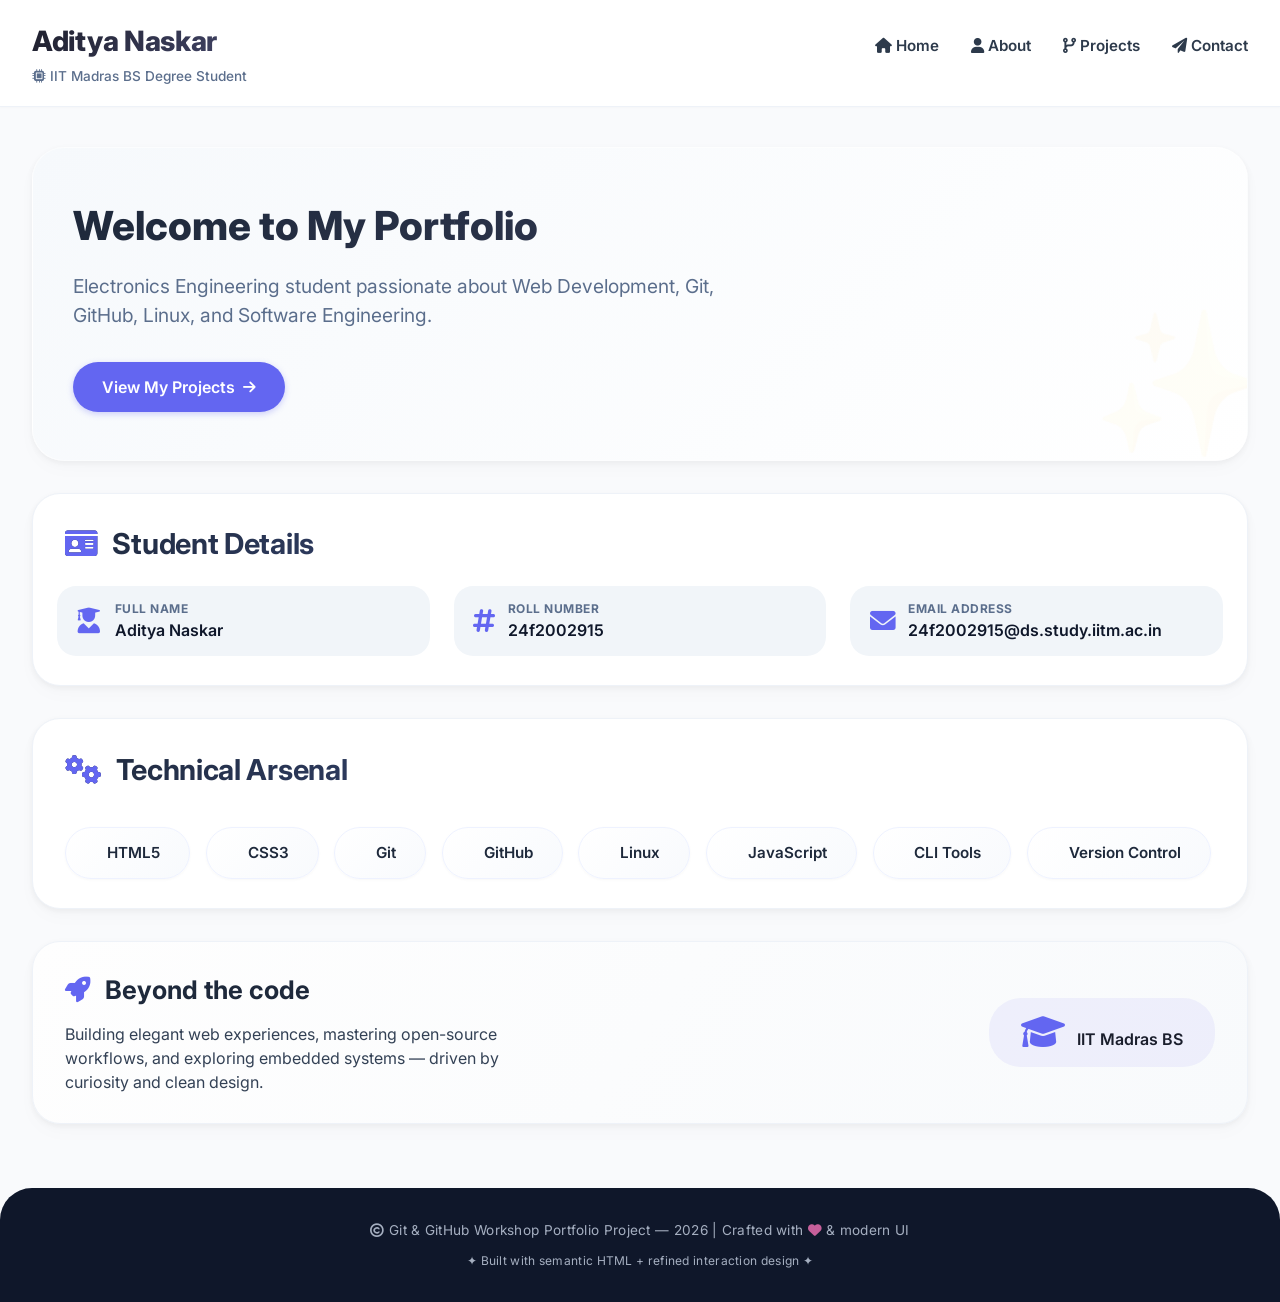
<file: index.html>
<!DOCTYPE html>
<html lang="en">

<head>
  <meta charset="UTF-8">
  <meta name="viewport" content="width=device-width, initial-scale=1.0, viewport-fit=cover">
  <title>Aditya Naskar | Modern Portfolio</title>
  <!-- Google Fonts + Smooth Icons -->
  <link
    href="https://fonts.googleapis.com/css2?family=Inter:opsz,wght@14..32,300;14..32,400;14..32,600;14..32,700;14..32,800&display=swap"
    rel="stylesheet">
  <link rel="stylesheet" href="https://cdnjs.cloudflare.com/ajax/libs/font-awesome/6.0.0-beta3/css/all.min.css">
  <style>
    * {
      margin: 0;
      padding: 0;
      box-sizing: border-box;
    }

    body {
      font-family: 'Inter', sans-serif;
      background: #f9fafc;
      color: #1a1e2c;
      line-height: 1.5;
      scroll-behavior: smooth;
    }

    /* modern glassmorphism & gradients */
    :root {
      --primary: #3b3f5c;
      --primary-dark: #2c2f47;
      --accent: #6366f1;
      --accent-glow: rgba(99, 102, 241, 0.25);
      --bg-light: #ffffff;
      --card-bg: #ffffff;
      --soft-gray: #f1f5f9;
      --text-muted: #5b6e8c;
      --border-light: #eef2f8;
      --shadow-sm: 0 8px 20px rgba(0, 0, 0, 0.02), 0 2px 6px rgba(0, 0, 0, 0.05);
      --shadow-md: 0 20px 35px -12px rgba(0, 0, 0, 0.08);
      --shadow-hover: 0 24px 36px -12px rgba(99, 102, 241, 0.15);
    }

    .container {
      max-width: 1280px;
      margin: 0 auto;
      padding: 0 2rem;
    }

    /* header area */
    header {
      background: rgba(255, 255, 255, 0.92);
      backdrop-filter: blur(8px);
      border-bottom: 1px solid var(--border-light);
      padding: 1.25rem 0;
      position: sticky;
      top: 0;
      z-index: 100;
      box-shadow: 0 1px 2px rgba(0, 0, 0, 0.02);
    }

    .header-inner {
      display: flex;
      align-items: baseline;
      justify-content: space-between;
      flex-wrap: wrap;
      gap: 1rem;
    }

    .brand h1 {
      font-size: 1.75rem;
      font-weight: 800;
      background: linear-gradient(135deg, #1e1f2c, #434669);
      background-clip: text;
      -webkit-background-clip: text;
      color: transparent;
      letter-spacing: -0.3px;
    }

    .brand p {
      font-size: 0.85rem;
      color: var(--text-muted);
      font-weight: 500;
      margin-top: 4px;
    }

    nav {
      display: flex;
      gap: 2rem;
    }

    nav a {
      text-decoration: none;
      font-weight: 600;
      font-size: 0.95rem;
      color: #2d3a4b;
      transition: 0.2s ease;
      position: relative;
    }

    nav a:hover {
      color: var(--accent);
    }

    nav a::after {
      content: '';
      position: absolute;
      width: 0%;
      height: 2px;
      bottom: -6px;
      left: 0;
      background: var(--accent);
      transition: 0.2s;
      border-radius: 2px;
    }

    nav a:hover::after {
      width: 100%;
    }

    /* hero section */
    .hero {
      background: linear-gradient(135deg, #f6f9fc 0%, #ffffff 100%);
      border-radius: 2rem;
      margin: 2.5rem 0 2rem;
      padding: 3rem 2.5rem;
      box-shadow: var(--shadow-sm);
      border: 1px solid rgba(255, 255, 255, 0.6);
    }

    .hero h2 {
      font-size: 2.5rem;
      font-weight: 800;
      background: linear-gradient(120deg, #1e293b, #3b3f5c);
      background-clip: text;
      -webkit-background-clip: text;
      color: transparent;
      margin-bottom: 1rem;
    }

    .hero p {
      font-size: 1.2rem;
      max-width: 650px;
      color: var(--text-muted);
      margin-bottom: 2rem;
      line-height: 1.5;
    }

    .btn {
      display: inline-flex;
      align-items: center;
      gap: 0.5rem;
      background: var(--accent);
      color: white;
      padding: 0.8rem 1.8rem;
      border-radius: 2.5rem;
      font-weight: 600;
      text-decoration: none;
      transition: all 0.3s ease;
      box-shadow: 0 2px 6px rgba(99, 102, 241, 0.3);
      border: none;
    }

    .btn i {
      font-size: 0.9rem;
      transition: transform 0.2s;
    }

    .btn:hover {
      background: #4f52e0;
      transform: translateY(-2px);
      box-shadow: 0 12px 20px -10px var(--accent);
    }

    .btn:hover i {
      transform: translateX(4px);
    }

    /* card style sections */
    .glass-card {
      background: var(--card-bg);
      border-radius: 1.75rem;
      padding: 1.8rem 2rem;
      margin: 2rem 0;
      box-shadow: var(--shadow-sm);
      border: 1px solid var(--border-light);
      transition: all 0.25s ease;
    }

    .glass-card:hover {
      box-shadow: var(--shadow-md);
      border-color: #e2e8f0;
    }

    .section-title {
      font-size: 1.8rem;
      font-weight: 700;
      margin-bottom: 1.25rem;
      display: inline-block;
      background: linear-gradient(145deg, #1e293b, #2d3a5e);
      background-clip: text;
      -webkit-background-clip: text;
      color: transparent;
      letter-spacing: -0.3px;
    }

    .student-details {
      display: flex;
      flex-wrap: wrap;
      gap: 1.5rem;
      background: linear-gradient(115deg, #ffffff 0%, #fafcff 100%);
      border-radius: 1.5rem;
      padding: 1.6rem 2rem;
    }

    .detail-item {
      flex: 1;
      min-width: 200px;
      display: flex;
      align-items: center;
      gap: 0.8rem;
      background: var(--soft-gray);
      padding: 0.9rem 1.2rem;
      border-radius: 1.2rem;
      transition: transform 0.15s;
    }

    .detail-item i {
      font-size: 1.6rem;
      color: var(--accent);
    }

    .detail-item p {
      margin: 0;
    }

    .detail-item strong {
      font-weight: 700;
      display: block;
      font-size: 0.75rem;
      color: #5b6e8c;
      text-transform: uppercase;
      letter-spacing: 0.5px;
    }

    .detail-item span {
      font-size: 1rem;
      font-weight: 600;
      color: #0f172a;
    }

    /* skills grid  enhanced */
    .skills-grid {
      display: flex;
      flex-wrap: wrap;
      gap: 1rem;
      margin-top: 1rem;
    }

    .skill-card {
      background: linear-gradient(135deg, #ffffff, #f8fafd);
      padding: 0.85rem 1.8rem;
      border-radius: 3rem;
      font-weight: 600;
      font-size: 0.95rem;
      color: #1e293b;
      box-shadow: 0 1px 3px rgba(0, 0, 0, 0.03);
      border: 1px solid #eef2ff;
      transition: all 0.2s;
      display: inline-flex;
      align-items: center;
      gap: 8px;
      backdrop-filter: blur(2px);
    }

    .skill-card i {
      font-size: 1.1rem;
      color: var(--accent);
    }

    .skill-card:hover {
      transform: translateY(-3px);
      background: white;
      border-color: var(--accent);
      box-shadow: 0 10px 20px -8px rgba(99, 102, 241, 0.2);
    }

    /* footer modern */
    footer {
      margin-top: 4rem;
      background: #0f172a;
      color: #cbd5e6;
      padding: 2rem 2rem;
      border-radius: 2rem 2rem 0 0;
      text-align: center;
      font-size: 0.85rem;
      letter-spacing: 0.3px;
    }

    footer p {
      opacity: 0.8;
    }

    hr {
      margin: 1rem 0;
      border: none;
      height: 1px;
      background: linear-gradient(90deg, transparent, #cbd5e1, transparent);
    }

    /* responsiveness */
    @media (max-width: 760px) {
      .container {
        padding: 0 1.2rem;
      }

      .header-inner {
        flex-direction: column;
        align-items: center;
        text-align: center;
      }

      nav {
        gap: 1.2rem;
        flex-wrap: wrap;
        justify-content: center;
      }

      .hero {
        padding: 2rem 1.5rem;
      }

      .hero h2 {
        font-size: 1.9rem;
      }

      .section-title {
        font-size: 1.5rem;
      }

      .student-details {
        flex-direction: column;
        gap: 0.8rem;
      }
    }

    /* subtle decorations */
    .hero {
      position: relative;
      overflow: hidden;
    }

    .hero::before {
      content: "✨";
      font-size: 140px;
      position: absolute;
      bottom: -40px;
      right: -20px;
      opacity: 0.04;
      pointer-events: none;
      font-family: monospace;
    }

    .skill-card:before {
      content: "•";
      font-weight: 900;
      color: var(--accent);
      margin-right: 4px;
    }

    .skill-card i:before {
      content: none;
    }

    .skill-card i {
      margin-right: 4px;
    }

    /* adjust before pseudo for consistency */
    .skill-card::before {
      display: none;
    }
  </style>
</head>

<body>
  <header>
    <div class="container header-inner">
      <div class="brand">
        <h1>Aditya Naskar</h1>
        <p><i class="fas fa-microchip"></i> IIT Madras BS Degree Student</p>
      </div>
      <nav>
        <a href="index.html"><i class="fas fa-home"></i> Home</a>
        <a href="about.html"><i class="fas fa-user"></i> About</a>
        <a href="projects.html"><i class="fas fa-code-branch"></i> Projects</a>
        <a href="contact.html"><i class="fas fa-paper-plane"></i> Contact</a>
      </nav>
    </div>
  </header>

  <main class="container">
    <!-- Hero Section with refined UI -->
    <section class="hero">
      <h2>Welcome to My Portfolio</h2>
      <p>
        Electronics Engineering student passionate about Web Development,
        Git, GitHub, Linux, and Software Engineering.
      </p>
      <a href="projects.html" class="btn">
        <span>View My Projects</span> <i class="fas fa-arrow-right"></i>
      </a>
    </section>

    <!-- Student Details - modern card with icons -->
    <div class="glass-card" style="padding: 0; overflow: hidden;">
      <div style="padding: 1.8rem 2rem 0 2rem;">
        <h2 class="section-title"><i class="fas fa-id-card" style="margin-right: 10px; color: var(--accent);"></i>
          Student Details</h2>
      </div>
      <div class="student-details" style="margin: 0 1.5rem 1.8rem 1.5rem; background: transparent; padding: 0;">
        <div class="detail-item">
          <i class="fas fa-user-graduate"></i>
          <div>
            <strong>Full Name</strong>
            <span>Aditya Naskar</span>
          </div>
        </div>
        <div class="detail-item">
          <i class="fas fa-hashtag"></i>
          <div>
            <strong>Roll Number</strong>
            <span>24f2002915</span>
          </div>
        </div>
        <div class="detail-item">
          <i class="fas fa-envelope"></i>
          <div>
            <strong>Email Address</strong>
            <span>24f2002915@ds.study.iitm.ac.in</span>
          </div>
        </div>
      </div>
    </div>

    <!-- Skills Section with enhanced cards + icons -->
    <div class="glass-card">
      <h2 class="section-title"><i class="fas fa-cogs" style="margin-right: 10px; color: var(--accent);"></i> Technical
        Arsenal</h2>
      <div class="skills-grid">
        <div class="skill-card"><i class="fab fa-html5"></i> HTML5</div>
        <div class="skill-card"><i class="fab fa-css3-alt"></i> CSS3</div>
        <div class="skill-card"><i class="fab fa-git-alt"></i> Git</div>
        <div class="skill-card"><i class="fab fa-github"></i> GitHub</div>
        <div class="skill-card"><i class="fab fa-linux"></i> Linux</div>
        <div class="skill-card"><i class="fab fa-js"></i> JavaScript</div>
        <div class="skill-card"><i class="fas fa-terminal"></i> CLI Tools</div>
        <div class="skill-card"><i class="fas fa-code-branch"></i> Version Control</div>
      </div>
    </div>

    <!-- additional personality block to show extra modern vibe -->
    <div class="glass-card" style="background: linear-gradient(125deg, #fefefe, #f8fafc);">
      <div style="display: flex; flex-wrap: wrap; gap: 2rem; align-items: center; justify-content: space-between;">
        <div>
          <h3 style="font-size: 1.6rem; font-weight: 700; color: #1e293b;"><i class="fas fa-rocket"
              style="color: var(--accent); margin-right: 8px;"></i> Beyond the code</h3>
          <p style="margin-top: 0.8rem; color: #334155; max-width: 500px;">Building elegant web experiences, mastering
            open-source workflows, and exploring embedded systems — driven by curiosity and clean design.</p>
        </div>
        <div style="background: rgba(99,102,241,0.08); padding: 1rem 2rem; border-radius: 2rem;">
          <i class="fas fa-graduation-cap" style="font-size: 2.2rem; color: var(--accent);"></i>
          <span style="font-weight: 600; margin-left: 8px;">IIT Madras BS</span>
        </div>
      </div>
    </div>
  </main>

  <footer>
    <p><i class="far fa-copyright"></i> Git & GitHub Workshop Portfolio Project — 2026 | Crafted with <i
        class="fas fa-heart" style="color: #f472b6;"></i> & modern UI</p>
    <p style="margin-top: 12px; font-size: 0.75rem;">✦ Built with semantic HTML + refined interaction design ✦</p>
  </footer>

  <!-- subtle micro-interaction scripts (optional only for enhanced hover or inert) -->
  <script>
    // Add smooth hover effect on detail items (tiny polish, nothing heavy)
    document.querySelectorAll('.detail-item').forEach(item => {
      item.addEventListener('mouseenter', (e) => {
        item.style.transform = 'translateY(-2px)';
        item.style.transition = '0.2s';
        item.style.boxShadow = '0 8px 15px -6px rgba(0,0,0,0.08)';
      });
      item.addEventListener('mouseleave', () => {
        item.style.transform = 'translateY(0px)';
        item.style.boxShadow = 'none';
      });
    });
    // extra interactive glow on skill cards
    const skillCards = document.querySelectorAll('.skill-card');
    skillCards.forEach(card => {
      card.addEventListener('mouseenter', () => {
        card.style.background = '#ffffff';
      });
      card.addEventListener('mouseleave', () => {
        card.style.background = 'linear-gradient(135deg, #ffffff, #f8fafd)';
      });
    });
    // optional smooth scroll for anchor links
    document.querySelectorAll('a[href^="#"]').forEach(anchor => {
      anchor.addEventListener('click', function (e) {
        const href = this.getAttribute('href');
        if (href !== "#" && href !== "" && href.startsWith('#')) {
          e.preventDefault();
          document.querySelector(href)?.scrollIntoView({ behavior: 'smooth' });
        }
      });
    });
  </script>
</body>

</html>
</file>
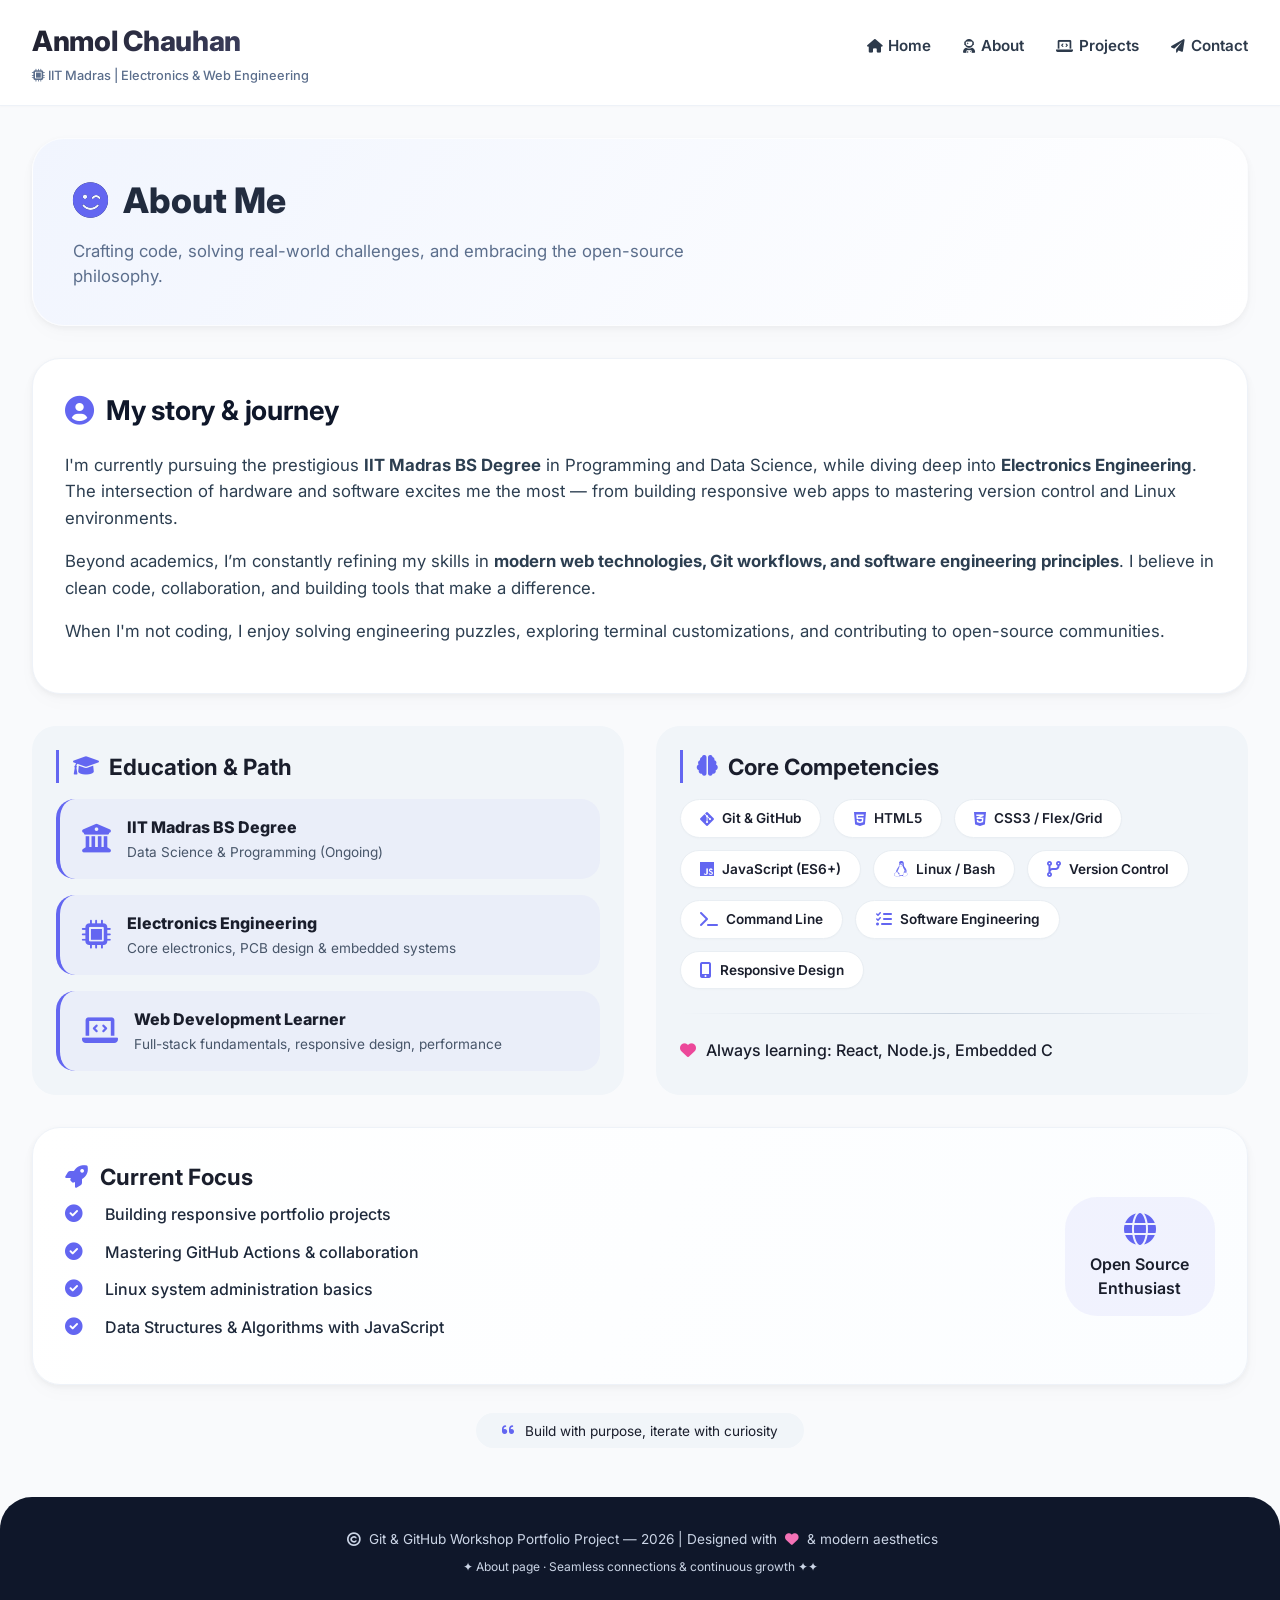
<file: about.html>
<!DOCTYPE html>
<html lang="en">

<head>
  <meta charset="UTF-8">
  <meta name="viewport" content="width=device-width, initial-scale=1.0, viewport-fit=cover">
  <title>Anmol Chauhan | About — Developer & Engineer</title>
  <!-- Google Fonts + Font Awesome Icons -->
  <link
    href="https://fonts.googleapis.com/css2?family=Inter:opsz,wght@14..32,300;14..32,400;14..32,600;14..32,700;14..32,800&display=swap"
    rel="stylesheet">
  <link rel="stylesheet" href="https://cdnjs.cloudflare.com/ajax/libs/font-awesome/6.0.0-beta3/css/all.min.css">
  <style>
    * {
      margin: 0;
      padding: 0;
      box-sizing: border-box;
    }

    body {
      font-family: 'Inter', sans-serif;
      background: #f9fafc;
      color: #1a1e2c;
      line-height: 1.5;
      scroll-behavior: smooth;
    }

    /* modern variables (matching home page elegance) */
    :root {
      --primary: #3b3f5c;
      --accent: #6366f1;
      --accent-glow: rgba(99, 102, 241, 0.2);
      --card-bg: #ffffff;
      --soft-gray: #f1f5f9;
      --text-muted: #5b6e8c;
      --border-light: #eef2f8;
      --shadow-sm: 0 8px 20px rgba(0, 0, 0, 0.02), 0 2px 6px rgba(0, 0, 0, 0.05);
      --shadow-md: 0 20px 30px -12px rgba(0, 0, 0, 0.08);
    }

    .container {
      max-width: 1280px;
      margin: 0 auto;
      padding: 0 2rem;
    }

    /* header - glassmorphism sticky */
    header {
      background: rgba(255, 255, 255, 0.94);
      backdrop-filter: blur(8px);
      border-bottom: 1px solid var(--border-light);
      padding: 1.25rem 0;
      position: sticky;
      top: 0;
      z-index: 100;
      box-shadow: 0 1px 2px rgba(0, 0, 0, 0.02);
    }

    .header-inner {
      display: flex;
      align-items: baseline;
      justify-content: space-between;
      flex-wrap: wrap;
      gap: 1rem;
    }

    .brand h1 {
      font-size: 1.75rem;
      font-weight: 800;
      background: linear-gradient(135deg, #1e1f2c, #434669);
      background-clip: text;
      -webkit-background-clip: text;
      color: transparent;
      letter-spacing: -0.3px;
    }

    .brand p {
      font-size: 0.8rem;
      color: var(--text-muted);
      font-weight: 500;
      margin-top: 4px;
    }

    nav {
      display: flex;
      gap: 2rem;
    }

    nav a {
      text-decoration: none;
      font-weight: 600;
      font-size: 0.95rem;
      color: #2d3a4b;
      transition: 0.2s ease;
      position: relative;
      display: inline-flex;
      align-items: center;
      gap: 6px;
    }

    nav a i {
      font-size: 0.85rem;
    }

    nav a:hover {
      color: var(--accent);
    }

    nav a::after {
      content: '';
      position: absolute;
      width: 0%;
      height: 2px;
      bottom: -6px;
      left: 0;
      background: var(--accent);
      transition: 0.2s;
      border-radius: 2px;
    }

    nav a:hover::after {
      width: 100%;
    }

    /* page intro banner */
    .page-banner {
      background: linear-gradient(125deg, #f1f5fe 0%, #ffffff 100%);
      border-radius: 2rem;
      margin: 2rem 0 2rem;
      padding: 2.2rem 2.5rem;
      border: 1px solid rgba(255, 255, 255, 0.7);
      box-shadow: var(--shadow-sm);
    }

    .page-banner h2 {
      font-size: 2.2rem;
      font-weight: 800;
      background: linear-gradient(120deg, #1e293b, #3b3f5c);
      background-clip: text;
      -webkit-background-clip: text;
      color: transparent;
      margin-bottom: 0.75rem;
    }

    .page-banner p {
      font-size: 1.05rem;
      color: var(--text-muted);
      max-width: 700px;
    }

    /* glass card for content */
    .glass-card {
      background: var(--card-bg);
      border-radius: 1.75rem;
      padding: 2rem 2rem;
      margin: 2rem 0;
      box-shadow: var(--shadow-sm);
      border: 1px solid var(--border-light);
      transition: all 0.25s ease;
    }

    .glass-card:hover {
      box-shadow: var(--shadow-md);
      border-color: #e2e8f0;
    }

    .section-title {
      font-size: 1.7rem;
      font-weight: 700;
      margin-bottom: 1.25rem;
      display: flex;
      align-items: center;
      gap: 12px;
      color: #0f172a;
      letter-spacing: -0.2px;
    }

    .section-title i {
      color: var(--accent);
      font-size: 1.8rem;
    }

    .about-text {
      font-size: 1.05rem;
      color: #2c3e50;
      margin-bottom: 1rem;
      line-height: 1.6;
    }

    .two-column-layout {
      display: flex;
      flex-wrap: wrap;
      gap: 2rem;
      margin-top: 1.5rem;
    }

    .info-panel {
      flex: 1;
      background: var(--soft-gray);
      border-radius: 1.5rem;
      padding: 1.5rem;
      transition: transform 0.2s ease, box-shadow 0.2s;
    }

    .info-panel:hover {
      transform: translateY(-4px);
      box-shadow: 0 15px 30px -12px rgba(0, 0, 0, 0.1);
      background: white;
    }

    .info-panel h3 {
      font-size: 1.4rem;
      font-weight: 700;
      margin-bottom: 1rem;
      display: flex;
      align-items: center;
      gap: 10px;
      border-left: 3px solid var(--accent);
      padding-left: 14px;
    }

    .info-panel h3 i {
      color: var(--accent);
      font-size: 1.3rem;
    }

    .custom-list {
      list-style: none;
      padding: 0;
    }

    .custom-list li {
      margin-bottom: 0.85rem;
      display: flex;
      align-items: center;
      gap: 12px;
      font-weight: 500;
      color: #1e293b;
    }

    .custom-list li i {
      width: 28px;
      color: var(--accent);
      font-size: 1.1rem;
    }

    .badge-container {
      display: flex;
      flex-wrap: wrap;
      gap: 12px;
      margin-top: 0.8rem;
    }

    .skill-badge {
      background: white;
      border-radius: 40px;
      padding: 0.5rem 1.2rem;
      font-size: 0.85rem;
      font-weight: 600;
      display: inline-flex;
      align-items: center;
      gap: 8px;
      box-shadow: 0 1px 2px rgba(0, 0, 0, 0.02);
      border: 1px solid #e9eef3;
      transition: all 0.2s;
    }

    .skill-badge i {
      font-size: 1rem;
      color: var(--accent);
    }

    .skill-badge:hover {
      border-color: var(--accent);
      transform: translateY(-2px);
      background: #ffffff;
      box-shadow: 0 8px 14px -8px rgba(99, 102, 241, 0.2);
    }

    /* Education timeline / chips */
    .education-block {
      display: flex;
      flex-direction: column;
      gap: 1rem;
    }

    .edu-item {
      background: rgba(99, 102, 241, 0.05);
      border-radius: 1.2rem;
      padding: 1rem 1.4rem;
      display: flex;
      align-items: center;
      gap: 1rem;
      flex-wrap: wrap;
      border-left: 4px solid var(--accent);
    }

    .edu-icon {
      font-size: 1.8rem;
      color: var(--accent);
    }

    .edu-detail strong {
      font-weight: 800;
      display: block;
      font-size: 1rem;
    }

    hr {
      margin: 1.5rem 0;
      border: none;
      height: 1px;
      background: linear-gradient(90deg, transparent, #cbd5e1, transparent);
    }

    footer {
      margin-top: 3.5rem;
      background: #0f172a;
      color: #cbd5e6;
      padding: 2rem 2rem;
      border-radius: 2rem 2rem 0 0;
      text-align: center;
      font-size: 0.85rem;
    }

    footer p i {
      margin: 0 4px;
    }

    @media (max-width: 760px) {
      .container {
        padding: 0 1.2rem;
      }

      .header-inner {
        flex-direction: column;
        align-items: center;
        text-align: center;
      }

      nav {
        gap: 1.2rem;
        flex-wrap: wrap;
        justify-content: center;
      }

      .page-banner {
        padding: 1.5rem;
      }

      .page-banner h2 {
        font-size: 1.8rem;
      }

      .two-column-layout {
        flex-direction: column;
      }

      .section-title {
        font-size: 1.5rem;
      }
    }
  </style>
</head>

<body>

  <header>
    <div class="container header-inner">
      <div class="brand">
        <h1>Anmol Chauhan</h1>
        <p><i class="fas fa-microchip"></i> IIT Madras | Electronics & Web Engineering</p>
      </div>
      <nav>
        <a href="index.html"><i class="fas fa-home"></i> Home</a>
        <a href="about.html"><i class="fas fa-user-astronaut"></i> About</a>
        <a href="projects.html"><i class="fas fa-laptop-code"></i> Projects</a>
        <a href="contact.html"><i class="fas fa-paper-plane"></i> Contact</a>
      </nav>
    </div>
  </header>

  <main class="container">
    <!-- Banner intro -->
    <div class="page-banner">
      <h2><i class="fas fa-smile-wink" style="margin-right: 8px; color: var(--accent);"></i> About Me</h2>
      <p>Crafting code, solving real-world challenges, and embracing the open-source philosophy.</p>
    </div>

    <!-- Main about card with paragraphs & personality -->
    <div class="glass-card">
      <div class="section-title">
        <i class="fas fa-user-circle"></i>
        <span>My story & journey</span>
      </div>
      <p class="about-text">
        I'm currently pursuing the prestigious <strong>IIT Madras BS Degree</strong> in Programming and Data Science,
        while diving deep into <strong>Electronics Engineering</strong>. The intersection of hardware and software
        excites me the most — from building responsive web apps to mastering version control and Linux environments.
      </p>
      <p class="about-text">
        Beyond academics, I’m constantly refining my skills in <strong>modern web technologies, Git workflows, and
          software engineering principles</strong>. I believe in clean code, collaboration, and building tools that make
        a difference.
      </p>
      <p class="about-text">
        When I'm not coding, I enjoy solving engineering puzzles, exploring terminal customizations, and contributing to
        open-source communities.
      </p>
    </div>

    <!-- Two column layout: Education + Learning Areas (rich UI) -->
    <div class="two-column-layout">
      <!-- Education column -->
      <div class="info-panel">
        <h3><i class="fas fa-graduation-cap"></i> Education & Path</h3>
        <div class="education-block">
          <div class="edu-item">
            <i class="fas fa-university edu-icon"></i>
            <div class="edu-detail">
              <strong>IIT Madras BS Degree</strong>
              <span style="font-size: 0.85rem; color: #475569;">Data Science & Programming (Ongoing)</span>
            </div>
          </div>
          <div class="edu-item">
            <i class="fas fa-microchip edu-icon"></i>
            <div class="edu-detail">
              <strong>Electronics Engineering</strong>
              <span style="font-size: 0.85rem; color: #475569;">Core electronics, PCB design & embedded systems</span>
            </div>
          </div>
          <div class="edu-item">
            <i class="fas fa-laptop-code edu-icon"></i>
            <div class="edu-detail">
              <strong>Web Development Learner</strong>
              <span style="font-size: 0.85rem; color: #475569;">Full-stack fundamentals, responsive design,
                performance</span>
            </div>
          </div>
        </div>
      </div>

      <!-- Learning Areas with interactive badges style -->
      <div class="info-panel">
        <h3><i class="fas fa-brain"></i> Core Competencies</h3>
        <div class="badge-container">
          <div class="skill-badge"><i class="fab fa-git-alt"></i> Git & GitHub</div>
          <div class="skill-badge"><i class="fab fa-html5"></i> HTML5</div>
          <div class="skill-badge"><i class="fab fa-css3-alt"></i> CSS3 / Flex/Grid</div>
          <div class="skill-badge"><i class="fab fa-js"></i> JavaScript (ES6+)</div>
          <div class="skill-badge"><i class="fab fa-linux"></i> Linux / Bash</div>
          <div class="skill-badge"><i class="fas fa-code-branch"></i> Version Control</div>
          <div class="skill-badge"><i class="fas fa-terminal"></i> Command Line</div>
          <div class="skill-badge"><i class="fas fa-tasks"></i> Software Engineering</div>
          <div class="skill-badge"><i class="fas fa-mobile-alt"></i> Responsive Design</div>
        </div>
        <hr>
        <div style="display: flex; align-items: center; gap: 10px; margin-top: 6px;">
          <i class="fas fa-heart" style="color: #ec489a;"></i>
          <span style="font-weight: 500;">Always learning: React, Node.js, Embedded C</span>
        </div>
      </div>
    </div>

    <!-- Additional section: philosophy & tools used (enhancement) -->
    <div class="glass-card" style="background: linear-gradient(115deg, #ffffff, #fbfdff);">
      <div style="display: flex; flex-wrap: wrap; gap: 1.5rem; align-items: center; justify-content: space-between;">
        <div>
          <h3 style="font-size: 1.4rem; font-weight: 700;"><i class="fas fa-rocket"
              style="color: var(--accent); margin-right: 8px;"></i> Current Focus</h3>
          <ul class="custom-list" style="margin-top: 0.5rem;">
            <li><i class="fas fa-check-circle"></i> Building responsive portfolio projects</li>
            <li><i class="fas fa-check-circle"></i> Mastering GitHub Actions & collaboration</li>
            <li><i class="fas fa-check-circle"></i> Linux system administration basics</li>
            <li><i class="fas fa-check-circle"></i> Data Structures & Algorithms with JavaScript</li>
          </ul>
        </div>
        <div style="background: rgba(99,102,241,0.07); border-radius: 2rem; padding: 1rem 1.6rem; text-align: center;">
          <i class="fas fa-globe" style="font-size: 2rem; color: var(--accent);"></i>
          <p style="font-weight: 600; margin-top: 5px;">Open Source <br> Enthusiast</p>
        </div>
      </div>
    </div>

    <!-- Simple quote / extra vibe -->
    <div style="text-align: center; margin: 1rem 0 1.5rem 0;">
      <span
        style="background: var(--soft-gray); padding: 0.6rem 1.6rem; border-radius: 60px; font-size: 0.85rem; color: var(--primary-dark);">
        <i class="fas fa-quote-left" style="margin-right: 6px; color: var(--accent);"></i> Build with purpose, iterate
        with curiosity
      </span>
    </div>
  </main>

  <footer>
    <p><i class="far fa-copyright"></i> Git & GitHub Workshop Portfolio Project — 2026 | Designed with <i
        class="fas fa-heart" style="color: #f472b6;"></i> & modern aesthetics</p>
    <p style="margin-top: 8px; font-size: 0.75rem;">✦ About page · Seamless connections & continuous growth ✦✦</p>
  </footer>

  <!-- subtle hover micro-interaction for panels -->
  <script>
    // Add gentle transitions to info panels
    const panels = document.querySelectorAll('.info-panel');
    panels.forEach(panel => {
      panel.addEventListener('mouseenter', () => {
        panel.style.transition = 'transform 0.2s ease, box-shadow 0.2s';
      });
    });
    // badge smooth effect
    const badges = document.querySelectorAll('.skill-badge');
    badges.forEach(b => {
      b.addEventListener('mouseenter', function () {
        this.style.transform = 'translateY(-2px)';
      });
      b.addEventListener('mouseleave', function () {
        this.style.transform = 'translateY(0px)';
      });
    });
  </script>
</body>

</html>
</file>
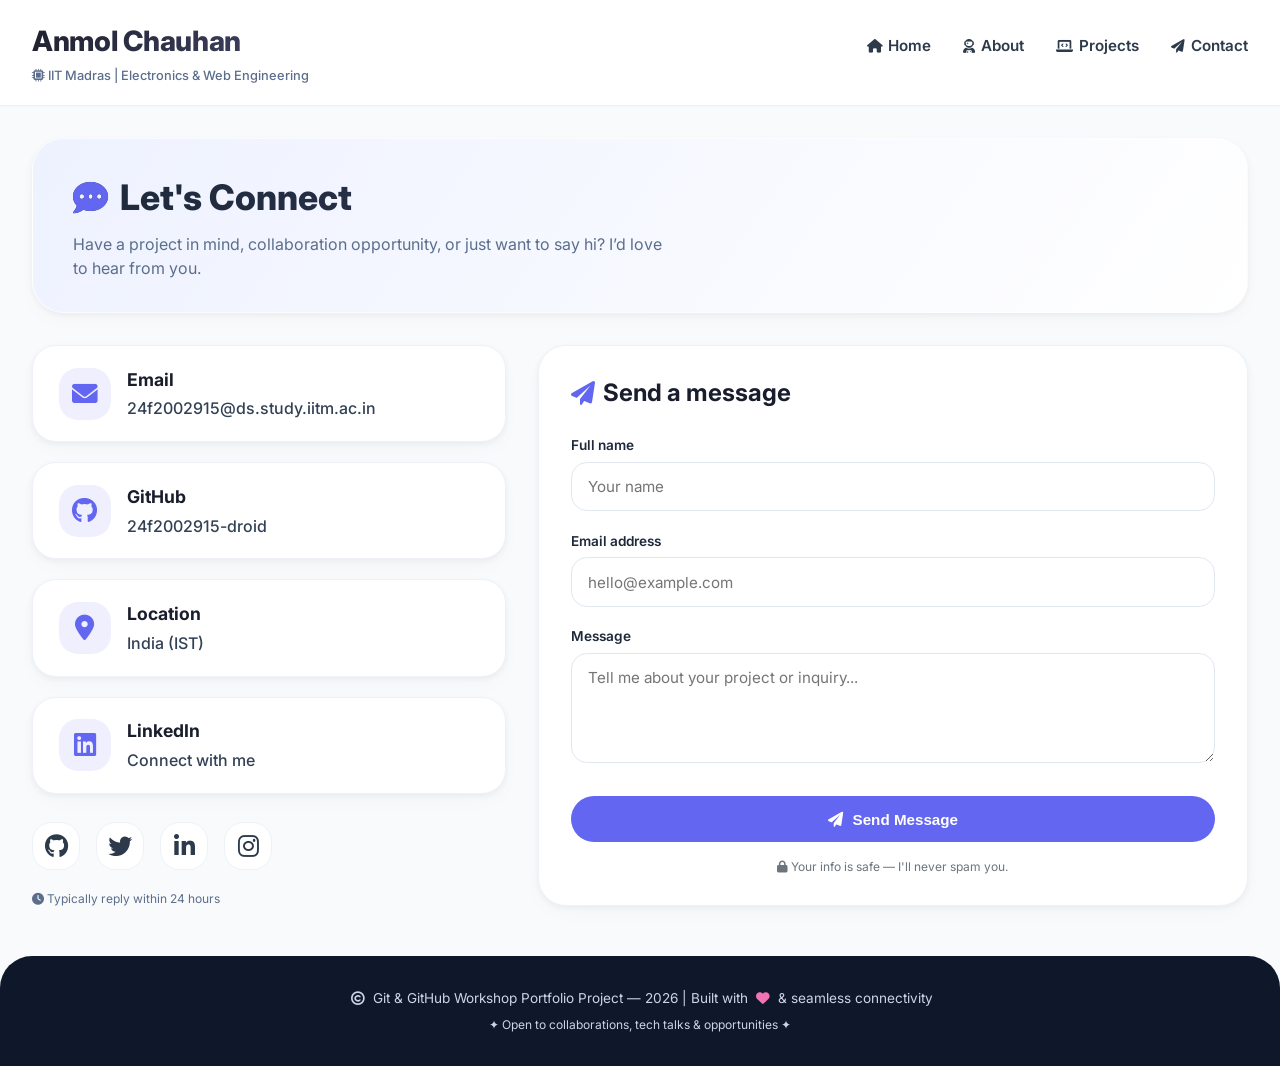
<file: contact.html>
<!DOCTYPE html>
<html lang="en">

<head>
  <meta charset="UTF-8">
  <meta name="viewport" content="width=device-width, initial-scale=1.0, viewport-fit=cover">
  <title>Anmol Chauhan | Contact — Let's Connect</title>
  <!-- Google Fonts + Font Awesome -->
  <link
    href="https://fonts.googleapis.com/css2?family=Inter:opsz,wght@14..32,300;14..32,400;14..32,600;14..32,700;14..32,800&display=swap"
    rel="stylesheet">
  <link rel="stylesheet" href="https://cdnjs.cloudflare.com/ajax/libs/font-awesome/6.0.0-beta3/css/all.min.css">
  <style>
    * {
      margin: 0;
      padding: 0;
      box-sizing: border-box;
    }

    body {
      font-family: 'Inter', sans-serif;
      background: #f9fafc;
      color: #1a1e2c;
      line-height: 1.5;
      scroll-behavior: smooth;
    }

    /* design tokens */
    :root {
      --primary: #3b3f5c;
      --accent: #6366f1;
      --accent-dark: #4f52e0;
      --accent-glow: rgba(99, 102, 241, 0.15);
      --card-bg: #ffffff;
      --soft-gray: #f1f5f9;
      --text-muted: #5b6e8c;
      --border-light: #eef2f8;
      --shadow-sm: 0 8px 20px rgba(0, 0, 0, 0.02), 0 2px 6px rgba(0, 0, 0, 0.05);
      --shadow-md: 0 20px 30px -12px rgba(0, 0, 0, 0.08);
    }

    .container {
      max-width: 1280px;
      margin: 0 auto;
      padding: 0 2rem;
    }

    /* header glass morph */
    header {
      background: rgba(255, 255, 255, 0.94);
      backdrop-filter: blur(8px);
      border-bottom: 1px solid var(--border-light);
      padding: 1.25rem 0;
      position: sticky;
      top: 0;
      z-index: 100;
      box-shadow: 0 1px 2px rgba(0, 0, 0, 0.02);
    }

    .header-inner {
      display: flex;
      align-items: baseline;
      justify-content: space-between;
      flex-wrap: wrap;
      gap: 1rem;
    }

    .brand h1 {
      font-size: 1.75rem;
      font-weight: 800;
      background: linear-gradient(135deg, #1e1f2c, #434669);
      background-clip: text;
      -webkit-background-clip: text;
      color: transparent;
      letter-spacing: -0.3px;
    }

    .brand p {
      font-size: 0.8rem;
      color: var(--text-muted);
      font-weight: 500;
      margin-top: 4px;
    }

    nav {
      display: flex;
      gap: 2rem;
    }

    nav a {
      text-decoration: none;
      font-weight: 600;
      font-size: 0.95rem;
      color: #2d3a4b;
      transition: 0.2s ease;
      position: relative;
      display: inline-flex;
      align-items: center;
      gap: 6px;
    }

    nav a i {
      font-size: 0.85rem;
    }

    nav a:hover {
      color: var(--accent);
    }

    nav a::after {
      content: '';
      position: absolute;
      width: 0%;
      height: 2px;
      bottom: -6px;
      left: 0;
      background: var(--accent);
      transition: 0.2s;
      border-radius: 2px;
    }

    nav a:hover::after {
      width: 100%;
    }

    /* page intro */
    .contact-hero {
      background: linear-gradient(125deg, #eef2ff, #ffffff);
      border-radius: 2rem;
      margin: 2rem 0 2rem;
      padding: 2rem 2.5rem;
      border: 1px solid rgba(255, 255, 255, 0.7);
      box-shadow: var(--shadow-sm);
    }

    .contact-hero h2 {
      font-size: 2.2rem;
      font-weight: 800;
      background: linear-gradient(120deg, #1e293b, #3b3f5c);
      background-clip: text;
      -webkit-background-clip: text;
      color: transparent;
      margin-bottom: 0.5rem;
      display: flex;
      align-items: center;
      gap: 12px;
    }

    .contact-hero p {
      font-size: 1rem;
      color: var(--text-muted);
      max-width: 600px;
    }

    /* 2-col layout: contact cards + form */
    .contact-grid {
      display: flex;
      flex-wrap: wrap;
      gap: 2rem;
      margin: 2rem 0 3rem;
    }

    .contact-info {
      flex: 1.2;
      min-width: 260px;
    }

    .contact-form-wrapper {
      flex: 1.8;
      min-width: 280px;
    }

    /* modern contact cards */
    .contact-card {
      background: var(--card-bg);
      border-radius: 1.5rem;
      padding: 1.3rem 1.6rem;
      margin-bottom: 1.25rem;
      display: flex;
      align-items: center;
      gap: 1rem;
      box-shadow: var(--shadow-sm);
      border: 1px solid var(--border-light);
      transition: all 0.25s ease;
    }

    .contact-card:hover {
      transform: translateY(-3px);
      box-shadow: var(--shadow-md);
      border-color: #e0e7ff;
    }

    .card-icon {
      width: 52px;
      height: 52px;
      background: rgba(99, 102, 241, 0.1);
      border-radius: 1.2rem;
      display: flex;
      align-items: center;
      justify-content: center;
      font-size: 1.6rem;
      color: var(--accent);
      transition: 0.2s;
    }

    .contact-card:hover .card-icon {
      background: var(--accent);
      color: white;
    }

    .card-content h3 {
      font-size: 1.1rem;
      font-weight: 700;
      margin-bottom: 0.2rem;
    }

    .card-content p {
      color: #334155;
      font-weight: 500;
      word-break: break-word;
    }

    .card-content a {
      text-decoration: none;
      color: #334155;
      transition: color 0.2s;
    }

    .card-content a:hover {
      color: var(--accent);
    }

    /* Social links row */
    .social-links {
      display: flex;
      gap: 1rem;
      margin-top: 1.8rem;
    }

    .social-icon {
      background: white;
      width: 48px;
      height: 48px;
      display: inline-flex;
      align-items: center;
      justify-content: center;
      border-radius: 1.2rem;
      font-size: 1.5rem;
      color: #2d3a4b;
      border: 1px solid var(--border-light);
      transition: all 0.2s;
      text-decoration: none;
    }

    .social-icon:hover {
      background: var(--accent);
      color: white;
      transform: translateY(-4px);
      border-color: var(--accent);
    }

    /* Modern form styling */
    .form-card {
      background: var(--card-bg);
      border-radius: 1.75rem;
      padding: 1.8rem 2rem;
      box-shadow: var(--shadow-sm);
      border: 1px solid var(--border-light);
    }

    .form-title {
      font-size: 1.5rem;
      font-weight: 700;
      margin-bottom: 1.5rem;
      display: flex;
      align-items: center;
      gap: 8px;
    }

    .form-title i {
      color: var(--accent);
    }

    .input-group {
      margin-bottom: 1.2rem;
    }

    label {
      font-weight: 600;
      font-size: 0.85rem;
      display: block;
      margin-bottom: 0.4rem;
      color: #1e293b;
    }

    input,
    textarea {
      width: 100%;
      padding: 0.9rem 1rem;
      border-radius: 1rem;
      border: 1px solid #e2e8f0;
      background: #ffffff;
      font-family: inherit;
      font-size: 0.95rem;
      transition: 0.2s;
      outline: none;
    }

    input:focus,
    textarea:focus {
      border-color: var(--accent);
      box-shadow: 0 0 0 3px var(--accent-glow);
    }

    textarea {
      resize: vertical;
      min-height: 110px;
    }

    .submit-btn {
      background: var(--accent);
      color: white;
      border: none;
      padding: 0.9rem 1.8rem;
      border-radius: 2rem;
      font-weight: 700;
      font-size: 0.95rem;
      display: inline-flex;
      align-items: center;
      gap: 10px;
      cursor: pointer;
      transition: all 0.2s;
      margin-top: 0.5rem;
      width: 100%;
      justify-content: center;
    }

    .submit-btn:hover {
      background: var(--accent-dark);
      transform: translateY(-2px);
      box-shadow: 0 8px 18px -6px var(--accent);
    }

    .form-note {
      font-size: 0.75rem;
      color: #6c757d;
      text-align: center;
      margin-top: 1rem;
    }

    /* toast message styling */
    .toast-msg {
      position: fixed;
      bottom: 30px;
      left: 50%;
      transform: translateX(-50%);
      background: #1e293b;
      color: #f1f5f9;
      padding: 12px 24px;
      border-radius: 60px;
      font-size: 0.85rem;
      font-weight: 500;
      z-index: 1000;
      backdrop-filter: blur(8px);
      box-shadow: 0 8px 20px rgba(0, 0, 0, 0.2);
      border: 1px solid #334155;
      pointer-events: none;
    }

    footer {
      margin-top: 3rem;
      background: #0f172a;
      color: #cbd5e6;
      padding: 2rem 2rem;
      border-radius: 2rem 2rem 0 0;
      text-align: center;
      font-size: 0.85rem;
    }

    footer p i {
      margin: 0 4px;
    }

    @media (max-width: 760px) {
      .container {
        padding: 0 1.2rem;
      }

      .header-inner {
        flex-direction: column;
        align-items: center;
        text-align: center;
      }

      nav {
        gap: 1.2rem;
        flex-wrap: wrap;
        justify-content: center;
      }

      .contact-hero {
        padding: 1.5rem;
      }

      .contact-hero h2 {
        font-size: 1.8rem;
      }

      .contact-grid {
        flex-direction: column;
      }

      .form-card {
        padding: 1.5rem;
      }
    }
  </style>
</head>

<body>

  <header>
    <div class="container header-inner">
      <div class="brand">
        <h1>Anmol Chauhan</h1>
        <p><i class="fas fa-microchip"></i> IIT Madras | Electronics & Web Engineering</p>
      </div>
      <nav>
        <a href="index.html"><i class="fas fa-home"></i> Home</a>
        <a href="about.html"><i class="fas fa-user-astronaut"></i> About</a>
        <a href="projects.html"><i class="fas fa-laptop-code"></i> Projects</a>
        <a href="contact.html"><i class="fas fa-paper-plane"></i> Contact</a>
      </nav>
    </div>
  </header>

  <main class="container">
    <!-- Hero headline -->
    <div class="contact-hero">
      <h2><i class="fas fa-comment-dots" style="color: var(--accent);"></i> Let's Connect</h2>
      <p>Have a project in mind, collaboration opportunity, or just want to say hi? I’d love to hear from you.</p>
    </div>

    <!-- 2 column: contact cards + direct form -->
    <div class="contact-grid">
      <!-- left side: contact methods -->
      <div class="contact-info">
        <div class="contact-card">
          <div class="card-icon"><i class="fas fa-envelope"></i></div>
          <div class="card-content">
            <h3>Email</h3>
            <p><a href="mailto:24f2002915@ds.study.iitm.ac.in">24f2002915@ds.study.iitm.ac.in</a></p>
          </div>
        </div>

        <div class="contact-card">
          <div class="card-icon"><i class="fab fa-github"></i></div>
          <div class="card-content">
            <h3>GitHub</h3>
            <p><a href="#" target="_blank">24f2002915-droid</a></p>
          </div>
        </div>

        <div class="contact-card">
          <div class="card-icon"><i class="fas fa-map-marker-alt"></i></div>
          <div class="card-content">
            <h3>Location</h3>
            <p>India (IST)</p>
          </div>
        </div>

        <div class="contact-card">
          <div class="card-icon"><i class="fab fa-linkedin"></i></div>
          <div class="card-content">
            <h3>LinkedIn</h3>
            <p><a href="#">Connect with me</a></p>
          </div>
        </div>

        <!-- social icons row -->
        <div class="social-links">
          <a href="#" class="social-icon"><i class="fab fa-github"></i></a>
          <a href="#" class="social-icon"><i class="fab fa-twitter"></i></a>
          <a href="#" class="social-icon"><i class="fab fa-linkedin-in"></i></a>
          <a href="#" class="social-icon"><i class="fab fa-instagram"></i></a>
        </div>
        <p style="font-size: 0.75rem; margin-top: 1.2rem; color: #5b6e8c;"><i class="fas fa-clock"></i> Typically reply
          within 24 hours</p>
      </div>

      <!-- right side: modern contact form -->
      <div class="contact-form-wrapper">
        <div class="form-card">
          <div class="form-title">
            <i class="fas fa-paper-plane"></i>
            <span>Send a message</span>
          </div>
          <form id="contactForm">
            <div class="input-group">
              <label for="name">Full name</label>
              <input type="text" id="name" name="name" placeholder="Your name" required>
            </div>
            <div class="input-group">
              <label for="email">Email address</label>
              <input type="email" id="email" name="email" placeholder="hello@example.com" required>
            </div>
            <div class="input-group">
              <label for="message">Message</label>
              <textarea id="message" name="message" placeholder="Tell me about your project or inquiry..."
                required></textarea>
            </div>
            <button type="submit" class="submit-btn"><i class="fas fa-paper-plane"></i> Send Message</button>
            <div class="form-note"><i class="fas fa-lock"></i> Your info is safe — I'll never spam you.</div>
          </form>
        </div>
      </div>
    </div>
  </main>

  <footer>
    <p><i class="far fa-copyright"></i> Git & GitHub Workshop Portfolio Project — 2026 | Built with <i
        class="fas fa-heart" style="color: #f472b6;"></i> & seamless connectivity</p>
    <p style="margin-top: 8px; font-size: 0.75rem;">✦ Open to collaborations, tech talks & opportunities ✦</p>
  </footer>

  <script>
    // Interactive feedback for the contact form (no actual backend — demo friendly)
    const form = document.getElementById('contactForm');
    if (form) {
      form.addEventListener('submit', (e) => {
        e.preventDefault();
        const name = document.getElementById('name').value.trim();
        const email = document.getElementById('email').value.trim();
        const msg = document.getElementById('message').value.trim();

        if (!name || !email || !msg) {
          showToast('⚠️ Please fill in all fields before sending.', '#eab308');
          return;
        }
        if (!email.includes('@') || !email.includes('.')) {
          showToast('📧 Please enter a valid email address.', '#eab308');
          return;
        }

        // success simulation
        showToast(`✨ Thanks ${name}! Your message has been delivered. I'll reach out soon.`, '#10b981');
        form.reset();
      });
    }

    function showToast(message, colorHint = '#10b981') {
      // remove existing toasts
      const existingToast = document.querySelector('.toast-msg');
      if (existingToast) existingToast.remove();

      const toast = document.createElement('div');
      toast.className = 'toast-msg';
      toast.innerHTML = `<i class="fas fa-check-circle" style="margin-right: 8px;"></i> ${message}`;
      toast.style.background = '#1e293b';
      toast.style.borderLeft = `4px solid ${colorHint}`;
      document.body.appendChild(toast);
      setTimeout(() => {
        toast.style.opacity = '0';
        setTimeout(() => toast.remove(), 300);
      }, 3000);
    }

    // optional interactive card hover effect improvements
    const contactCards = document.querySelectorAll('.contact-card');
    contactCards.forEach(card => {
      card.addEventListener('mouseenter', () => {
        card.style.transition = 'transform 0.2s ease, box-shadow 0.2s';
      });
    });
  </script>
</body>

</html>
</file>
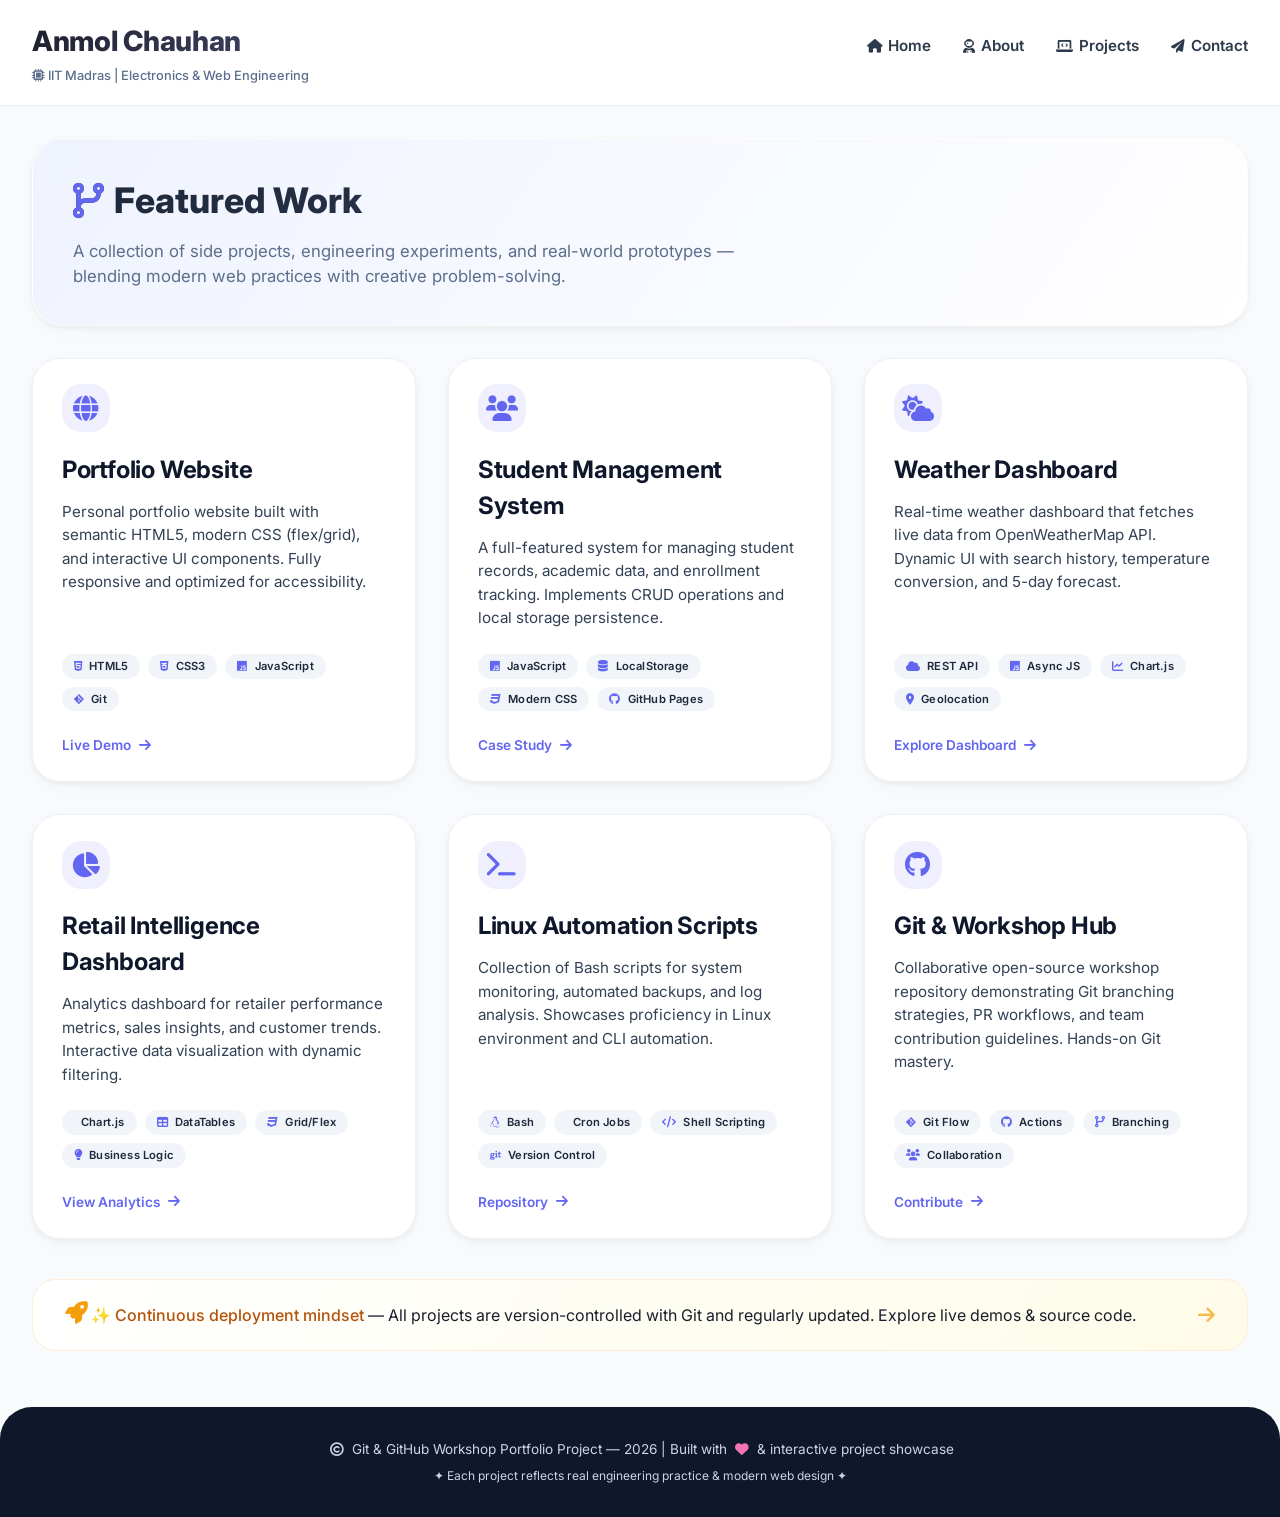
<file: projects.html>
<!DOCTYPE html>
<html lang="en">

<head>
  <meta charset="UTF-8">
  <meta name="viewport" content="width=device-width, initial-scale=1.0, viewport-fit=cover">
  <title>Anmol Chauhan | Projects — Creative Engineering</title>
  <!-- Google Fonts + Font Awesome Icons -->
  <link
    href="https://fonts.googleapis.com/css2?family=Inter:opsz,wght@14..32,300;14..32,400;14..32,600;14..32,700;14..32,800&display=swap"
    rel="stylesheet">
  <link rel="stylesheet" href="https://cdnjs.cloudflare.com/ajax/libs/font-awesome/6.0.0-beta3/css/all.min.css">
  <style>
    * {
      margin: 0;
      padding: 0;
      box-sizing: border-box;
    }

    body {
      font-family: 'Inter', sans-serif;
      background: #f9fafc;
      color: #1a1e2c;
      line-height: 1.5;
      scroll-behavior: smooth;
    }

    /* design tokens matching modern suite */
    :root {
      --primary: #3b3f5c;
      --accent: #6366f1;
      --accent-dark: #4f52e0;
      --accent-glow: rgba(99, 102, 241, 0.2);
      --card-bg: #ffffff;
      --soft-gray: #f1f5f9;
      --text-muted: #5b6e8c;
      --border-light: #eef2f8;
      --shadow-sm: 0 8px 20px rgba(0, 0, 0, 0.02), 0 2px 6px rgba(0, 0, 0, 0.05);
      --shadow-md: 0 20px 30px -12px rgba(0, 0, 0, 0.08);
      --shadow-hover: 0 24px 36px -12px rgba(99, 102, 241, 0.18);
    }

    .container {
      max-width: 1280px;
      margin: 0 auto;
      padding: 0 2rem;
    }

    /* header glassmorphism */
    header {
      background: rgba(255, 255, 255, 0.94);
      backdrop-filter: blur(8px);
      border-bottom: 1px solid var(--border-light);
      padding: 1.25rem 0;
      position: sticky;
      top: 0;
      z-index: 100;
      box-shadow: 0 1px 2px rgba(0, 0, 0, 0.02);
    }

    .header-inner {
      display: flex;
      align-items: baseline;
      justify-content: space-between;
      flex-wrap: wrap;
      gap: 1rem;
    }

    .brand h1 {
      font-size: 1.75rem;
      font-weight: 800;
      background: linear-gradient(135deg, #1e1f2c, #434669);
      background-clip: text;
      -webkit-background-clip: text;
      color: transparent;
      letter-spacing: -0.3px;
    }

    .brand p {
      font-size: 0.8rem;
      color: var(--text-muted);
      font-weight: 500;
      margin-top: 4px;
    }

    nav {
      display: flex;
      gap: 2rem;
    }

    nav a {
      text-decoration: none;
      font-weight: 600;
      font-size: 0.95rem;
      color: #2d3a4b;
      transition: 0.2s ease;
      position: relative;
      display: inline-flex;
      align-items: center;
      gap: 6px;
    }

    nav a i {
      font-size: 0.85rem;
    }

    nav a:hover {
      color: var(--accent);
    }

    nav a::after {
      content: '';
      position: absolute;
      width: 0%;
      height: 2px;
      bottom: -6px;
      left: 0;
      background: var(--accent);
      transition: 0.2s;
      border-radius: 2px;
    }

    nav a:hover::after {
      width: 100%;
    }

    /* page header */
    .projects-header {
      background: linear-gradient(125deg, #eff3fe 0%, #ffffff 100%);
      border-radius: 2rem;
      margin: 2rem 0 2rem;
      padding: 2.2rem 2.5rem;
      border: 1px solid rgba(255, 255, 255, 0.7);
      box-shadow: var(--shadow-sm);
    }

    .projects-header h2 {
      font-size: 2.2rem;
      font-weight: 800;
      background: linear-gradient(120deg, #1e293b, #3b3f5c);
      background-clip: text;
      -webkit-background-clip: text;
      color: transparent;
      margin-bottom: 0.75rem;
      display: flex;
      align-items: center;
      gap: 10px;
    }

    .projects-header p {
      font-size: 1.05rem;
      color: var(--text-muted);
      max-width: 680px;
    }

    /* Projects grid */
    .projects-grid {
      display: grid;
      grid-template-columns: repeat(auto-fill, minmax(320px, 1fr));
      gap: 2rem;
      margin: 2rem 0 2.5rem;
    }

    /* enhanced project card */
    .project-card {
      background: var(--card-bg);
      border-radius: 1.75rem;
      padding: 1.6rem 1.8rem;
      box-shadow: var(--shadow-sm);
      border: 1px solid var(--border-light);
      transition: all 0.3s cubic-bezier(0.2, 0, 0, 1);
      display: flex;
      flex-direction: column;
      position: relative;
      overflow: hidden;
    }

    .project-card::before {
      content: '';
      position: absolute;
      top: 0;
      left: 0;
      width: 100%;
      height: 4px;
      background: linear-gradient(90deg, var(--accent), #a5b4fc);
      transform: scaleX(0);
      transform-origin: left;
      transition: transform 0.3s ease;
    }

    .project-card:hover {
      transform: translateY(-8px);
      box-shadow: var(--shadow-hover);
      border-color: #e0e7ff;
    }

    .project-card:hover::before {
      transform: scaleX(1);
    }

    .project-icon {
      background: rgba(99, 102, 241, 0.1);
      width: 48px;
      height: 48px;
      display: flex;
      align-items: center;
      justify-content: center;
      border-radius: 1.2rem;
      margin-bottom: 1.2rem;
      font-size: 1.6rem;
      color: var(--accent);
      transition: 0.2s;
    }

    .project-card:hover .project-icon {
      background: var(--accent);
      color: white;
      transform: scale(1.02);
    }

    .project-card h3 {
      font-size: 1.5rem;
      font-weight: 700;
      margin-bottom: 0.75rem;
      color: #0f172a;
      letter-spacing: -0.2px;
    }

    .project-description {
      color: #334155;
      font-size: 0.95rem;
      line-height: 1.55;
      margin-bottom: 1.5rem;
      flex: 1;
    }

    .tech-stack {
      display: flex;
      flex-wrap: wrap;
      gap: 8px;
      margin-bottom: 1.5rem;
    }

    .tech-tag {
      background: var(--soft-gray);
      padding: 0.25rem 0.75rem;
      border-radius: 40px;
      font-size: 0.7rem;
      font-weight: 600;
      color: #1e293b;
      letter-spacing: 0.2px;
      transition: all 0.2s;
    }

    .tech-tag i {
      margin-right: 4px;
      font-size: 0.7rem;
      color: var(--accent);
    }

    .project-link {
      display: inline-flex;
      align-items: center;
      gap: 8px;
      text-decoration: none;
      font-weight: 600;
      font-size: 0.85rem;
      color: var(--accent);
      transition: gap 0.2s;
      margin-top: auto;
    }

    .project-link i {
      transition: transform 0.2s;
    }

    .project-link:hover {
      gap: 12px;
      color: var(--accent-dark);
    }

    .project-link:hover i {
      transform: translateX(4px);
    }

    /* featured note */
    .insight-note {
      background: linear-gradient(115deg, #ffffff, #fefce8);
      border-radius: 1.5rem;
      padding: 1.4rem 2rem;
      margin: 1rem 0 2rem;
      border: 1px solid #ffedd5;
      display: flex;
      align-items: center;
      gap: 1rem;
      flex-wrap: wrap;
      justify-content: space-between;
    }

    .insight-note span {
      font-weight: 500;
      color: #b45309;
    }

    .insight-note i {
      color: #f59e0b;
      font-size: 1.4rem;
    }

    footer {
      margin-top: 3.5rem;
      background: #0f172a;
      color: #cbd5e6;
      padding: 2rem 2rem;
      border-radius: 2rem 2rem 0 0;
      text-align: center;
      font-size: 0.85rem;
    }

    footer p i {
      margin: 0 4px;
    }

    @media (max-width: 760px) {
      .container {
        padding: 0 1.2rem;
      }

      .header-inner {
        flex-direction: column;
        align-items: center;
        text-align: center;
      }

      nav {
        gap: 1.2rem;
        flex-wrap: wrap;
        justify-content: center;
      }

      .projects-header {
        padding: 1.5rem;
      }

      .projects-header h2 {
        font-size: 1.8rem;
      }

      .projects-grid {
        grid-template-columns: 1fr;
        gap: 1.5rem;
      }
    }
  </style>
</head>

<body>

  <header>
    <div class="container header-inner">
      <div class="brand">
        <h1>Anmol Chauhan</h1>
        <p><i class="fas fa-microchip"></i> IIT Madras | Electronics & Web Engineering</p>
      </div>
      <nav>
        <a href="index.html"><i class="fas fa-home"></i> Home</a>
        <a href="about.html"><i class="fas fa-user-astronaut"></i> About</a>
        <a href="projects.html"><i class="fas fa-laptop-code"></i> Projects</a>
        <a href="contact.html"><i class="fas fa-paper-plane"></i> Contact</a>
      </nav>
    </div>
  </header>

  <main class="container">
    <!-- Projects header section -->
    <div class="projects-header">
      <h2><i class="fas fa-code-branch" style="color: var(--accent);"></i> Featured Work</h2>
      <p>A collection of side projects, engineering experiments, and real-world prototypes — blending modern web
        practices with creative problem-solving.</p>
    </div>

    <!-- project grid (enhanced cards) -->
    <div class="projects-grid">

      <!-- Project 1: Portfolio Website -->
      <div class="project-card">
        <div class="project-icon">
          <i class="fas fa-globe"></i>
        </div>
        <h3>Portfolio Website</h3>
        <div class="project-description">
          Personal portfolio website built with semantic HTML5, modern CSS (flex/grid), and interactive UI components.
          Fully responsive and optimized for accessibility.
        </div>
        <div class="tech-stack">
          <span class="tech-tag"><i class="fab fa-html5"></i> HTML5</span>
          <span class="tech-tag"><i class="fab fa-css3-alt"></i> CSS3</span>
          <span class="tech-tag"><i class="fab fa-js"></i> JavaScript</span>
          <span class="tech-tag"><i class="fab fa-git-alt"></i> Git</span>
        </div>
        <a href="#" class="project-link">Live Demo <i class="fas fa-arrow-right"></i></a>
      </div>

      <!-- Project 2: Student Management System -->
      <div class="project-card">
        <div class="project-icon">
          <i class="fas fa-users"></i>
        </div>
        <h3>Student Management System</h3>
        <div class="project-description">
          A full-featured system for managing student records, academic data, and enrollment tracking. Implements CRUD
          operations and local storage persistence.
        </div>
        <div class="tech-stack">
          <span class="tech-tag"><i class="fab fa-js"></i> JavaScript</span>
          <span class="tech-tag"><i class="fas fa-database"></i> LocalStorage</span>
          <span class="tech-tag"><i class="fab fa-css3"></i> Modern CSS</span>
          <span class="tech-tag"><i class="fab fa-github"></i> GitHub Pages</span>
        </div>
        <a href="#" class="project-link">Case Study <i class="fas fa-arrow-right"></i></a>
      </div>

      <!-- Project 3: Weather Dashboard -->
      <div class="project-card">
        <div class="project-icon">
          <i class="fas fa-cloud-sun"></i>
        </div>
        <h3>Weather Dashboard</h3>
        <div class="project-description">
          Real-time weather dashboard that fetches live data from OpenWeatherMap API. Dynamic UI with search history,
          temperature conversion, and 5-day forecast.
        </div>
        <div class="tech-stack">
          <span class="tech-tag"><i class="fas fa-cloud"></i> REST API</span>
          <span class="tech-tag"><i class="fab fa-js"></i> Async JS</span>
          <span class="tech-tag"><i class="fas fa-chart-line"></i> Chart.js</span>
          <span class="tech-tag"><i class="fas fa-map-marker-alt"></i> Geolocation</span>
        </div>
        <a href="#" class="project-link">Explore Dashboard <i class="fas fa-arrow-right"></i></a>
      </div>

      <!-- Project 4: Retail Intelligence Dashboard -->
      <div class="project-card">
        <div class="project-icon">
          <i class="fas fa-chart-pie"></i>
        </div>
        <h3>Retail Intelligence Dashboard</h3>
        <div class="project-description">
          Analytics dashboard for retailer performance metrics, sales insights, and customer trends. Interactive data
          visualization with dynamic filtering.
        </div>
        <div class="tech-stack">
          <span class="tech-tag"><i class="fas fa-chart-simple"></i> Chart.js</span>
          <span class="tech-tag"><i class="fas fa-table"></i> DataTables</span>
          <span class="tech-tag"><i class="fab fa-css3"></i> Grid/Flex</span>
          <span class="tech-tag"><i class="fas fa-lightbulb"></i> Business Logic</span>
        </div>
        <a href="#" class="project-link">View Analytics <i class="fas fa-arrow-right"></i></a>
      </div>

      <!-- Extra project: Command Line Utility (bonus for rich look) -->
      <div class="project-card">
        <div class="project-icon">
          <i class="fas fa-terminal"></i>
        </div>
        <h3>Linux Automation Scripts</h3>
        <div class="project-description">
          Collection of Bash scripts for system monitoring, automated backups, and log analysis. Showcases proficiency
          in Linux environment and CLI automation.
        </div>
        <div class="tech-stack">
          <span class="tech-tag"><i class="fab fa-linux"></i> Bash</span>
          <span class="tech-tag"><i class="fas fa-cron"></i> Cron Jobs</span>
          <span class="tech-tag"><i class="fas fa-code"></i> Shell Scripting</span>
          <span class="tech-tag"><i class="fab fa-git"></i> Version Control</span>
        </div>
        <a href="#" class="project-link">Repository <i class="fas fa-arrow-right"></i></a>
      </div>

      <!-- Project 6: GitHub Workshop Showcase -->
      <div class="project-card">
        <div class="project-icon">
          <i class="fab fa-github"></i>
        </div>
        <h3>Git & Workshop Hub</h3>
        <div class="project-description">
          Collaborative open-source workshop repository demonstrating Git branching strategies, PR workflows, and team
          contribution guidelines. Hands-on Git mastery.
        </div>
        <div class="tech-stack">
          <span class="tech-tag"><i class="fab fa-git-alt"></i> Git Flow</span>
          <span class="tech-tag"><i class="fab fa-github"></i> Actions</span>
          <span class="tech-tag"><i class="fas fa-code-branch"></i> Branching</span>
          <span class="tech-tag"><i class="fas fa-users"></i> Collaboration</span>
        </div>
        <a href="#" class="project-link">Contribute <i class="fas fa-arrow-right"></i></a>
      </div>
    </div>

    <!-- interactive insight note (engagement) -->
    <div class="insight-note">
      <div>
        <i class="fas fa-rocket"></i> <span>✨ Continuous deployment mindset</span> — All projects are version-controlled
        with Git and regularly updated. Explore live demos & source code.
      </div>
      <i class="fas fa-arrow-right" style="font-size: 1.2rem; opacity: 0.7;"></i>
    </div>
  </main>

  <footer>
    <p><i class="far fa-copyright"></i> Git & GitHub Workshop Portfolio Project — 2026 | Built with <i
        class="fas fa-heart" style="color: #f472b6;"></i> & interactive project showcase</p>
    <p style="margin-top: 8px; font-size: 0.75rem;">✦ Each project reflects real engineering practice & modern web
      design ✦</p>
  </footer>

  <!-- small js for demo link alerts (just for demonstration, can be replaced with actual links) -->
  <script>
    // Graceful placeholder behaviour for demo links: shows a small toast-like alert
    const projectLinks = document.querySelectorAll('.project-link');
    projectLinks.forEach(link => {
      link.addEventListener('click', (e) => {
        e.preventDefault();
        // subtle notification instead of broken link
        const fakeToast = document.createElement('div');
        fakeToast.innerText = '🔗 Live demo coming soon — stay tuned for deployment!';
        fakeToast.style.position = 'fixed';
        fakeToast.style.bottom = '24px';
        fakeToast.style.left = '50%';
        fakeToast.style.transform = 'translateX(-50%)';
        fakeToast.style.background = '#1e293b';
        fakeToast.style.color = '#f1f5f9';
        fakeToast.style.padding = '10px 20px';
        fakeToast.style.borderRadius = '48px';
        fakeToast.style.fontSize = '0.85rem';
        fakeToast.style.fontWeight = '500';
        fakeToast.style.zIndex = '1000';
        fakeToast.style.backdropFilter = 'blur(8px)';
        fakeToast.style.boxShadow = '0 8px 20px rgba(0,0,0,0.2)';
        fakeToast.style.border = '1px solid #334155';
        document.body.appendChild(fakeToast);
        setTimeout(() => {
          fakeToast.style.opacity = '0';
          setTimeout(() => fakeToast.remove(), 300);
        }, 2000);
      });
    });

    // add hover soundless effect for cards
    const cards = document.querySelectorAll('.project-card');
    cards.forEach(card => {
      card.addEventListener('mouseenter', () => {
        card.style.transition = 'all 0.25s ease';
      });
    });
  </script>

</body>

</html>
</file>
